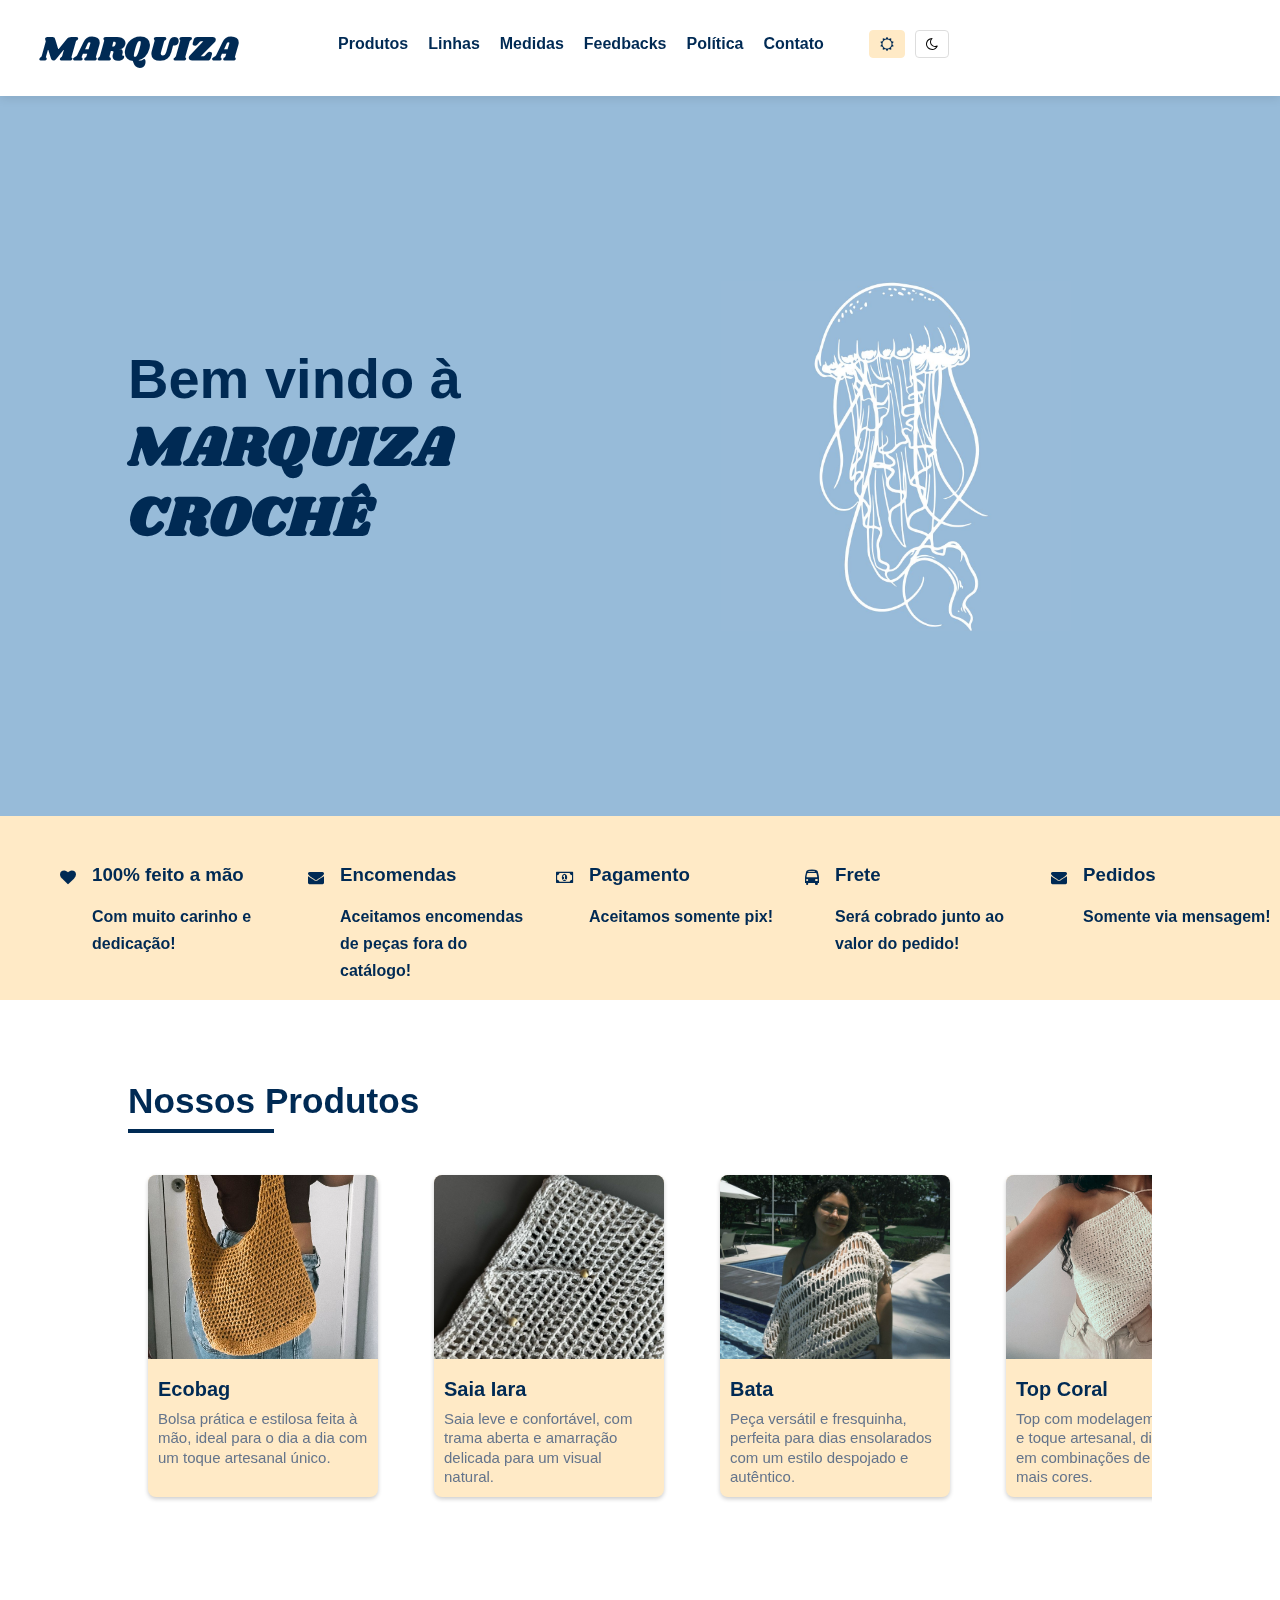
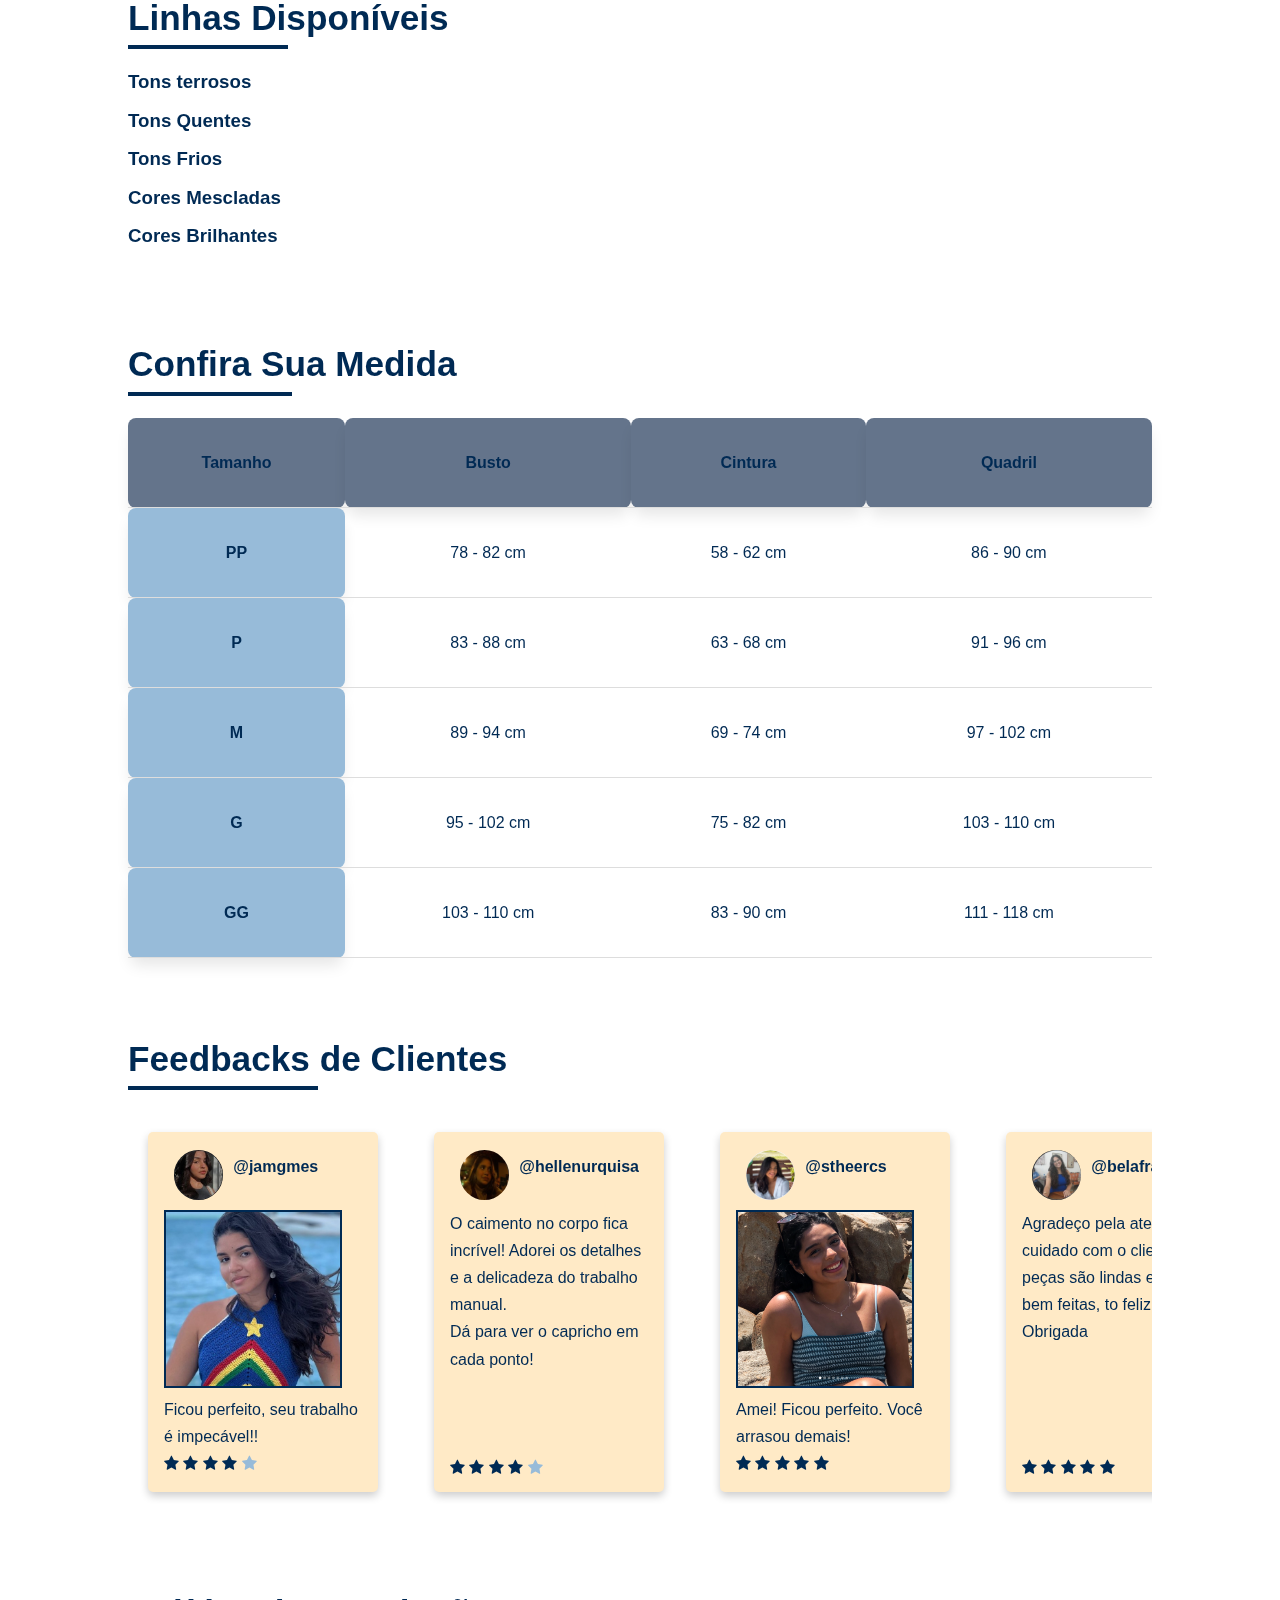
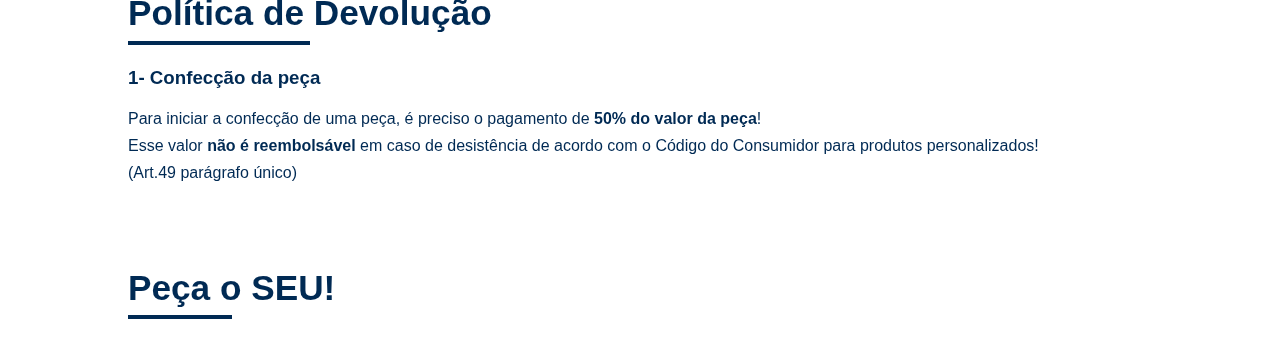
<file: index.html>
<!DOCTYPE html>
<html lang="en">

<head>
    <meta charset="UTF-8">
    <meta name="viewport" content="width=device-width, initial-scale=1.0">
    <title>Marquiza Crochê</title>
    <link rel="stylesheet" href="style.css">
    <link rel="stylesheet" href="https://fonts.googleapis.com/css?family=Shrikhand">
    <link rel="stylesheet" href="https://cdnjs.cloudflare.com/ajax/libs/font-awesome/4.7.0/css/font-awesome.min.css">
    <script src="script.js"></script>
</head>

<body>
    <header>
        <div class="topnav" id="navbar">
            <a href="#bem-vindo" class="logo">
                <h3>MARQUIZA</h3>
            </a>
            <a href="#produtos">Produtos</a>
            <a href="#linhas">Linhas</a>
            <a href="#medidas">Medidas</a>
            <a href="#feedbacks">Feedbacks</a>
            <a href="#politica">Política</a>
            <a href="#contato">Contato</a>
            <a href="javascript:void(0);" class="icon" onclick="myFunction()">
                <i class="fa fa-bars"></i>
            </a>
            <a href="">
                <div class="mode-selector">
                    <button id="light-mode" class="mode-btn active"><i class="fa fa-sun-o"></i></button>
                    <button id="dark-mode" class="mode-btn"><i class="fa fa-moon-o"></i></button>
                </div>
            </a>
        </div>
    </header>

    <main>
        <section id="bem-vindo" class="bem-vindo">
            <div class="conteudo">
                <h1 data-translate="conteudo-title-1">Bem vindo à <span class="highlight">MARQUIZA CROCHÊ</span></h1>
            </div>
            <div class="conteudo-image">
                <img src="img/logo/aguaviva.jpg" alt="Agua-viva" id="aguaviva-img">
            </div>
        </section>
        <section class="bem-vindo banners">
            <div class="wrapper">
                <div class="inner">
                    <div class="icons">
                        <i class="fa fa-heart"></i>
                    </div>
                    <div class="informations">
                        <h3>100% feito a mão</h3>
                        <p>Com muito carinho e dedicação!</p>
                    </div>
                    <div class="icons">
                        <i class="fa fa-envelope"></i>
                    </div>
                    <div class="informations">
                        <h3>Encomendas</h3>
                        <p>Aceitamos encomendas de peças fora do catálogo!</p>
                    </div>
                    <div class="icons">
                        <i class="fa fa-money"></i>
                    </div>
                    <div class="informations">
                        <h3>Pagamento</h3>
                        <p>Aceitamos somente pix!</p>
                    </div>
                    <div class="icons">
                        <i class="fa fa-bus"></i>
                    </div>
                    <div class="informations">
                        <h3>Frete</h3>
                        <p>Será cobrado junto ao valor do pedido!</p>
                    </div>
                    <div class="icons">
                        <i class="fa fa-envelope"></i>
                    </div>
                    <div class="informations">
                        <h3>Pedidos</h3>
                        <p>Somente via mensagem!</p>
                    </div>
                </div>
            </div>
        </section>
        <section id="produtos" class="produtos">
            <h2 data-translate="produtos-title">Nossos Produtos</h2>
            <div class="products">
                <div class="wrapper">
                    <div class="inner">
                        <div class="card">
                            <img src="img/produtos/ecobag.jpeg" alt="">
                            <div class="card-content">
                                <h3> Ecobag</h3>
                                <p>Bolsa prática e estilosa feita à mão, ideal para o dia a dia com um toque artesanal
                                    único.</p>
                            </div>
                        </div>
                        <div class="card">
                            <img src="img/produtos/saiaIara.jpeg" alt="">
                            <div class="card-content">
                                <h3> Saia Iara</h3>
                                <p>Saia leve e confortável, com trama aberta e amarração delicada para um visual
                                    natural.</p>
                            </div>
                        </div>
                        <div class="card">
                            <img src="img/produtos/sobretudo.jpeg" alt="">
                            <div class="card-content">
                                <h3> Bata</h3>
                                <p>Peça versátil e fresquinha, perfeita para dias ensolarados com um estilo despojado e
                                    autêntico.</p>
                            </div>
                        </div>
                        <div class="card">
                            <img src="img/produtos/topcoral.jpeg" alt="">
                            <div class="card-content">
                                <h3>Top Coral</h3>
                                <p>Top com modelagem moderna e toque artesanal, disponível em combinações de uma ou mais
                                    cores.</p>
                            </div>
                        </div>
                        <div class="card">
                            <img src="img/produtos/tubetopmare.jpeg" alt="">
                            <div class="card-content">
                                <h3>Tube Top Maré</h3>
                                <p>Top tomara que caia com caimento firme. Disponível em combinações de uma ou mais
                                    cores.</p>
                            </div>
                        </div>
                    </div>
                </div>
            </div>
        </section>
        <section id="linhas" class="linhas">
            <h2 data-translate="linhas-title">Linhas Disponíveis</h2>
            <h3>Tons terrosos</h3>

            <h3>Tons Quentes</h3>
            <h3>Tons Frios</h3>
            <h3>Cores Mescladas</h3>
            <h3>Cores Brilhantes</h3>
        </section>
        <section id="medidas" class="medidas">
            <h2 data-translate="medidas-title">Confira Sua Medida</h2>
            <table>
                <tr>
                    <th>Tamanho</th>
                    <th>Busto</th>
                    <th>Cintura</th>
                    <th>Quadril</th>
                </tr>
                <tr>
                    <td class="tamanhos"><strong>PP</strong></td>
                    <td>78 - 82 cm</td>
                    <td>58 - 62 cm</td>
                    <td>86 - 90 cm</td>
                </tr>
                <tr>
                    <td class="tamanhos"><strong>P</strong></td>
                    <td>83 - 88 cm</td>
                    <td>63 - 68 cm</td>
                    <td>91 - 96 cm</td>
                </tr>
                <tr>
                    <td class="tamanhos"><strong>M</strong></td>
                    <td>89 - 94 cm</td>
                    <td>69 - 74 cm</td>
                    <td>97 - 102 cm</td>
                </tr>
                <tr>
                    <td class="tamanhos"><strong>G</strong></td>
                    <td>95 - 102 cm</td>
                    <td>75 - 82 cm</td>
                    <td>103 - 110 cm</td>
                </tr>
                <tr>
                    <td class="tamanhos"><strong>GG</strong></td>
                    <td>103 - 110 cm</td>
                    <td>83 - 90 cm</td>
                    <td>111 - 118 cm</td>
                </tr>
            </table>
        </section>
        <section id="feedbacks" class="feedbacks">
            <h2 data-translate="feedbacks">Feedbacks de Clientes</h2>
            <div class="coments">
                <div class="wrapper">

                    <div class="inner">
                        <div class="card2">
                            <div class="row">
                                <img class="perfil" src="img/perfil/perfiljamile.jpeg" alt="">
                                <h4><b>@jamgmes</b></h4>
                            </div>
                            <img class="post" src="img/perfil/jamile.jpeg" alt="">
                            <p>Ficou perfeito, seu trabalho é impecável!! </p>
                            <span class="fa fa-star"></span>
                            <span class="fa fa-star"></span>
                            <span class="fa fa-star"></span>
                            <span class="fa fa-star"></span>
                            <span class="fa fa-star checked"></span>
                        </div>
                        <div class="card2">
                            <div class="row">
                                <img class="perfil" src="img/perfil/perfilmaria.jpeg" alt="">
                                <h4><b>@hellenurquisa</b></h4>
                            </div>
                            <p>O caimento no corpo fica incrível! Adorei os detalhes e a delicadeza do trabalho manual.
                                <br>Dá para ver o capricho em cada ponto!
                            </p>
                            <br><br><br>
                            <span class="fa fa-star "></span>
                            <span class="fa fa-star "></span>
                            <span class="fa fa-star "></span>
                            <span class="fa fa-star"></span>
                            <span class="fa fa-star checked"></span>
                        </div>
                        <div class="card2">
                            <div class="row">
                                <img class="perfil" src="img/perfil/perfilesther.png" alt="">
                                <h4><b>@stheercs</b></h4>
                            </div>
                            <img class="post" src="img/perfil/esther.png" alt="">
                            <p>Amei! Ficou perfeito. Você arrasou demais!</p>
                            <span class="fa fa-star"></span>
                            <span class="fa fa-star"></span>
                            <span class="fa fa-star"></span>
                            <span class="fa fa-star"></span>
                            <span class="fa fa-star"></span>
                        </div>
                        <div class="card2">
                            <div class="row">
                                <img class="perfil" src="img/perfil/perfilisabela.jpeg" alt="">
                                <h4><b>@belafrancaa</b></h4>
                            </div>
                            <p>Agradeço pela atenção e cuidado com o cliente! As peças são lindas e muito bem feitas, to
                                feliz
                                demais!! Obrigada</p>
                            <br><br><br><br>
                            <span class="fa fa-star"></span>
                            <span class="fa fa-star"></span>
                            <span class="fa fa-star"></span>
                            <span class="fa fa-star"></span>
                            <span class="fa fa-star"></span>
                        </div>
                        <div class="card2">
                            <div class="row">
                                <img class="perfil" src="img/perfil/perfildebora.jpg" alt="">
                                <h4><b>@dboraadrielle</b></h4>
                            </div>
                            <img class="post" src="img/perfil/debora.jpg" alt="">
                            <p>Caimento perfeito e a lavagem é super fácil!</p>
                            <span class="fa fa-star"></span>
                            <span class="fa fa-star"></span>
                            <span class="fa fa-star"></span>
                            <span class="fa fa-star"></span>
                            <span class="fa fa-star"></span>
                        </div>
                        <div class="card2">
                            <div class="row">
                                <img class="perfil" src="img/perfil/perfilbruna.jpeg" alt="">
                                <h4><b>@brunaeama<br>chado</b></h4>
                            </div>
                            <p>Comprar na Marquiza é uma experiência incrível.
                                As roupas são lindas, feitas com bastante qualidade e o atendimento é muito bom.
                                Recomendo
                                demais!</p>
                            <br><br><br>
                            <span class="fa fa-star"></span>
                            <span class="fa fa-star"></span>
                            <span class="fa fa-star"></span>
                            <span class="fa fa-star"></span>
                            <span class="fa fa-star checked"></span>
                        </div>
                    </div>
                </div>
            </div>
        </section>
        <section id="politica" class="politica">
            <h2 data-translate="politica">Política de Devolução</h2>
            <h3>1- Confecção da peça</h3>
            <p>Para iniciar a confecção de uma peça, é preciso o pagamento de <strong>50% do valor da peça</strong>!
                <br>
                Esse valor <strong>não é reembolsável</strong> em caso de desistência de acordo com o Código do
                Consumidor para produtos personalizados!
                <br>(Art.49 parágrafo único)
            </p>
        </section>
        <section id="contato" class="contato">
            <h2 data-translate="contato">Peça o SEU!</h2>
        </section>
    </main>
</body>

</html>
</file>
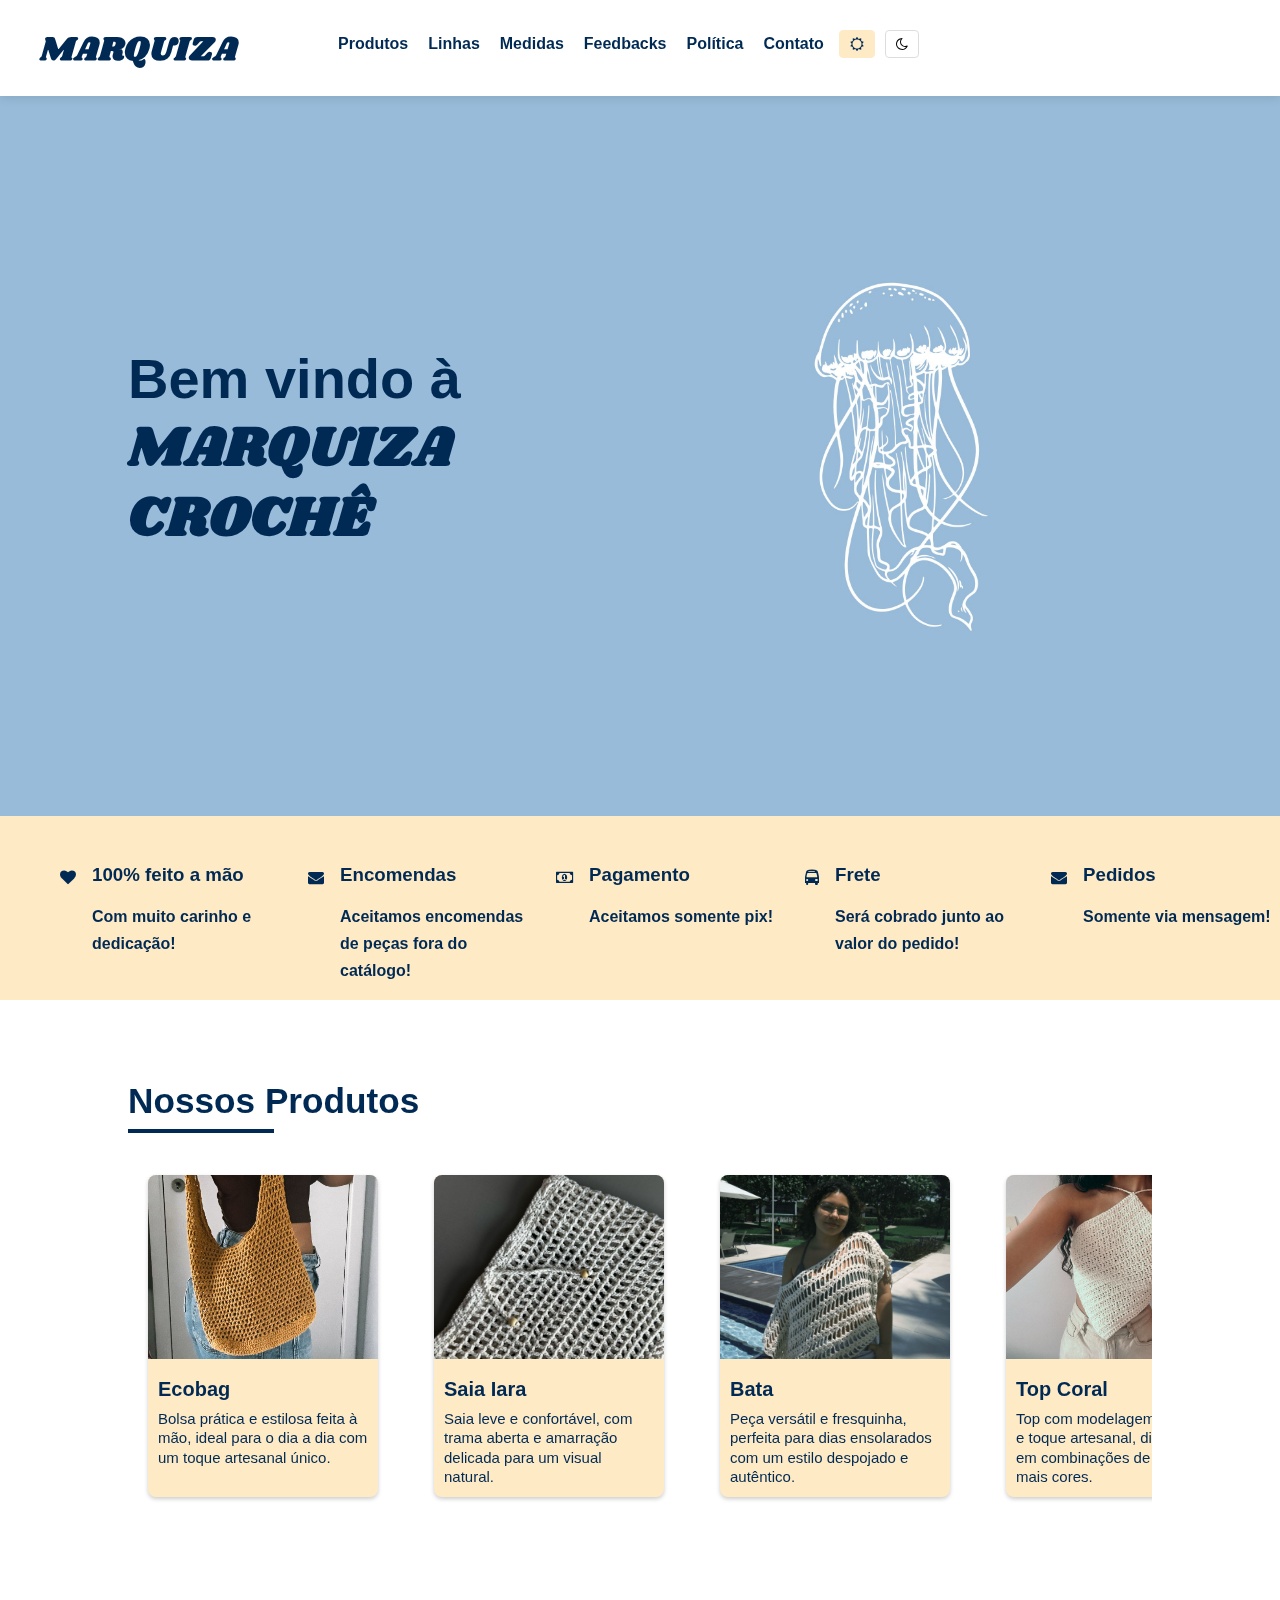
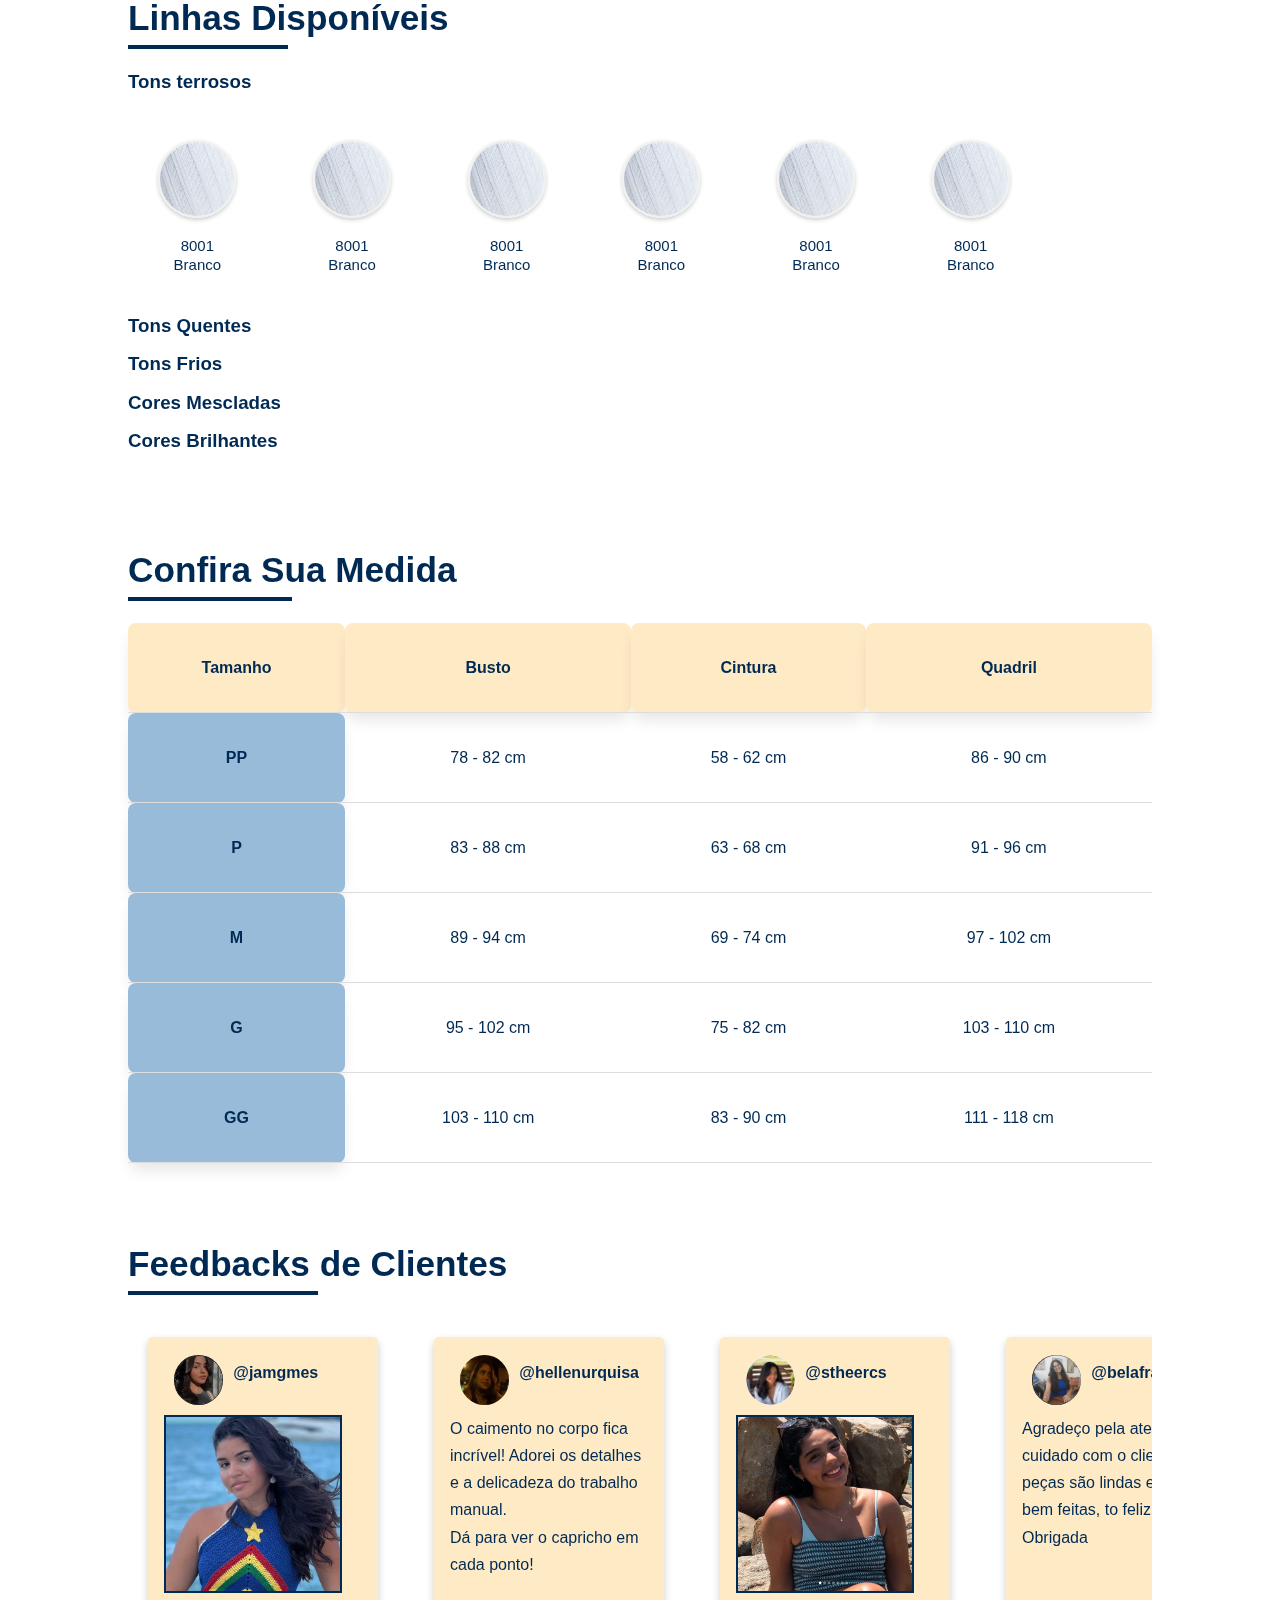
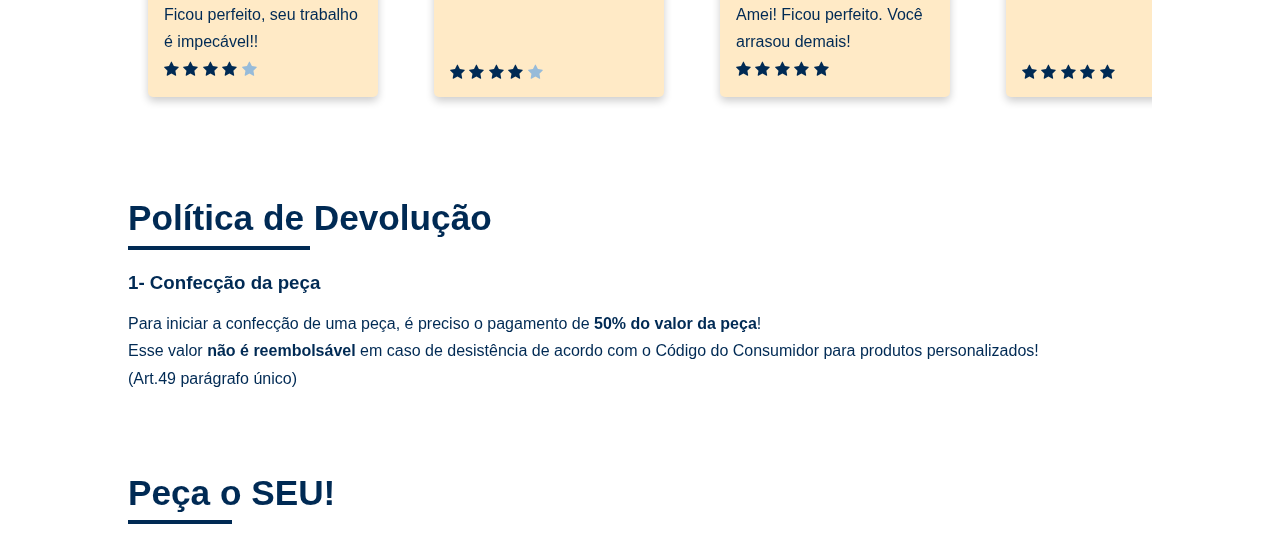
<file: marquizacroche-main/index.html>
<!DOCTYPE html>
<html lang="en">

<head>
    <meta charset="UTF-8">
    <meta name="viewport" content="width=device-width, initial-scale=1.0">
    <title>Marquiza Crochê</title>
    <link rel="stylesheet" href="style.css">
    <link rel="stylesheet" href="https://fonts.googleapis.com/css?family=Shrikhand">
    <link rel="stylesheet" href="https://cdnjs.cloudflare.com/ajax/libs/font-awesome/4.7.0/css/font-awesome.min.css">
</head>

<body>
    <header>
        <div class="topnav" id="navbar">
            <a href="#bem-vindo" class="logo">
                <h3>MARQUIZA</h3>
            </a>
            <a href="#produtos">Produtos</a>
            <a href="#linhas">Linhas</a>
            <a href="#medidas">Medidas</a>
            <a href="#feedbacks">Feedbacks</a>
            <a href="#politica">Política</a>
            <a href="#contato">Contato</a>
            <a href="javascript:void(0);" class="icon" onclick="myFunction()">
                <i class="fa fa-bars"></i>
            </a>
                <div class="mode-selector">
                    <button id="light-mode" type="button" class="mode-btn active"><i class="fa fa-sun-o"></i></button>
                    <button id="dark-mode" type="button" class="mode-btn"><i class="fa fa-moon-o"></i></button>
                </div>
        </div>
    </header>

    <main>
        <section id="bem-vindo" class="bem-vindo">
            <div class="conteudo">
                <h1 data-translate="conteudo-title-1">Bem vindo à <span class="highlight">MARQUIZA CROCHÊ</span></h1>
            </div>
            <div class="conteudo-image">
                <img src="img/logo/aguaviva.jpg" alt="Agua-viva" id="aguaviva-img">
            </div>
        </section>
        <section class="bem-vindo banners">
            <div class="wrapper">
                <div class="inner">
                    <div class="icons">
                        <i class="fa fa-heart"></i>
                    </div>
                    <div class="informations">
                        <h3>100% feito a mão</h3>
                        <p>Com muito carinho e dedicação!</p>
                    </div>
                    <div class="icons">
                        <i class="fa fa-envelope"></i>
                    </div>
                    <div class="informations">
                        <h3>Encomendas</h3>
                        <p>Aceitamos encomendas de peças fora do catálogo!</p>
                    </div>
                    <div class="icons">
                        <i class="fa fa-money"></i>
                    </div>
                    <div class="informations">
                        <h3>Pagamento</h3>
                        <p>Aceitamos somente pix!</p>
                    </div>
                    <div class="icons">
                        <i class="fa fa-bus"></i>
                    </div>
                    <div class="informations">
                        <h3>Frete</h3>
                        <p>Será cobrado junto ao valor do pedido!</p>
                    </div>
                    <div class="icons">
                        <i class="fa fa-envelope"></i>
                    </div>
                    <div class="informations">
                        <h3>Pedidos</h3>
                        <p>Somente via mensagem!</p>
                    </div>
                </div>
            </div>
        </section>
        <section id="produtos" class="produtos">
            <h2 data-translate="produtos-title">Nossos Produtos</h2>
            <div class="products">
                <div class="wrapper">
                    <div class="inner">
                        <div class="card">
                            <img src="img/produtos/ecobag.jpeg" alt="">
                            <div class="card-content">
                                <h3> Ecobag</h3>
                                <p>Bolsa prática e estilosa feita à mão, ideal para o dia a dia com um toque artesanal
                                    único.</p>
                            </div>
                        </div>
                        <div class="card">
                            <img src="img/produtos/saiaIara.jpeg" alt="">
                            <div class="card-content">
                                <h3> Saia Iara</h3>
                                <p>Saia leve e confortável, com trama aberta e amarração delicada para um visual
                                    natural.</p>
                            </div>
                        </div>
                        <div class="card">
                            <img src="img/produtos/sobretudo.jpeg" alt="">
                            <div class="card-content">
                                <h3> Bata</h3>
                                <p>Peça versátil e fresquinha, perfeita para dias ensolarados com um estilo despojado e
                                    autêntico.</p>
                            </div>
                        </div>
                        <div class="card">
                            <img src="img/produtos/topcoral.jpeg" alt="">
                            <div class="card-content">
                                <h3>Top Coral</h3>
                                <p>Top com modelagem moderna e toque artesanal, disponível em combinações de uma ou mais
                                    cores.</p>
                            </div>
                        </div>
                        <div class="card">
                            <img src="img/produtos/tubetopmare.jpeg" alt="">
                            <div class="card-content">
                                <h3>Tube Top Maré</h3>
                                <p>Top tomara que caia com caimento firme. Disponível em combinações de uma ou mais
                                    cores.</p>
                            </div>
                        </div>
                    </div>
                </div>
            </div>
        </section>
        <section id="linhas" class="linhas">
            <h2 data-translate="linhas-title">Linhas Disponíveis</h2>
            <h3>Tons terrosos</h3>
            <div class="products">
                <div class="wrapper">
                    <div class="inner">
                        <div class="card3">
                            <img class="linha" src="/img/linhas/branco.png" alt="Branco">
                            <div class="card-content">
                                <p>8001 Branco</p>
                            </div>
                        </div>
                        <div class="card3">
                            <img class="linha" src="/img/linhas/branco.png" alt="Branco">
                            <div class="card-content">
                                <p>8001 Branco</p>
                            </div>
                        </div>
                        <div class="card3">
                            <img class="linha" src="/img/linhas/branco.png" alt="Branco">
                            <div class="card-content">
                                <p>8001 Branco</p>
                            </div>
                        </div>
                        <div class="card3">
                            <img class="linha" src="/img/linhas/branco.png" alt="Branco">
                            <div class="card-content">
                                <p>8001 Branco</p>
                            </div>
                        </div>
                        <div class="card3">
                            <img class="linha" src="/img/linhas/branco.png" alt="Branco">
                            <div class="card-content">
                                <p>8001 Branco</p>
                            </div>
                        </div>
                        <div class="card3">
                            <img class="linha" src="/img/linhas/branco.png" alt="Branco">
                            <div class="card-content">
                                <p>8001 Branco</p>
                            </div>
                        </div>
                    </div>
                </div>
            </div>
            <h3>Tons Quentes</h3>
            <h3>Tons Frios</h3>
            <h3>Cores Mescladas</h3>
            <h3>Cores Brilhantes</h3>
        </section>
        <section id="medidas" class="medidas">
            <h2 data-translate="medidas-title">Confira Sua Medida</h2>
            <table>
                <tr>
                    <th>Tamanho</th>
                    <th>Busto</th>
                    <th>Cintura</th>
                    <th>Quadril</th>
                </tr>
                <tr>
                    <td class="tamanhos"><strong>PP</strong></td>
                    <td>78 - 82 cm</td>
                    <td>58 - 62 cm</td>
                    <td>86 - 90 cm</td>
                </tr>
                <tr>
                    <td class="tamanhos"><strong>P</strong></td>
                    <td>83 - 88 cm</td>
                    <td>63 - 68 cm</td>
                    <td>91 - 96 cm</td>
                </tr>
                <tr>
                    <td class="tamanhos"><strong>M</strong></td>
                    <td>89 - 94 cm</td>
                    <td>69 - 74 cm</td>
                    <td>97 - 102 cm</td>
                </tr>
                <tr>
                    <td class="tamanhos"><strong>G</strong></td>
                    <td>95 - 102 cm</td>
                    <td>75 - 82 cm</td>
                    <td>103 - 110 cm</td>
                </tr>
                <tr>
                    <td class="tamanhos"><strong>GG</strong></td>
                    <td>103 - 110 cm</td>
                    <td>83 - 90 cm</td>
                    <td>111 - 118 cm</td>
                </tr>
            </table>
        </section>
        <section id="feedbacks" class="feedbacks">
            <h2 data-translate="feedbacks">Feedbacks de Clientes</h2>
            <div class="coments">
                <div class="wrapper">

                    <div class="inner">
                        <div class="card2">
                            <div class="row">
                                <img class="perfil" src="img/perfil/perfiljamile.jpeg" alt="">
                                <h4><b>@jamgmes</b></h4>
                            </div>
                            <img class="post" src="img/perfil/jamile.jpeg" alt="">
                            <p>Ficou perfeito, seu trabalho é impecável!! </p>
                            <span class="fa fa-star"></span>
                            <span class="fa fa-star"></span>
                            <span class="fa fa-star"></span>
                            <span class="fa fa-star"></span>
                            <span class="fa fa-star checked"></span>
                        </div>
                        <div class="card2">
                            <div class="row">
                                <img class="perfil" src="img/perfil/perfilmaria.jpeg" alt="">
                                <h4><b>@hellenurquisa</b></h4>
                            </div>
                            <p>O caimento no corpo fica incrível! Adorei os detalhes e a delicadeza do trabalho manual.
                                <br>Dá para ver o capricho em cada ponto!
                            </p>
                            <br><br><br>
                            <span class="fa fa-star "></span>
                            <span class="fa fa-star "></span>
                            <span class="fa fa-star "></span>
                            <span class="fa fa-star"></span>
                            <span class="fa fa-star checked"></span>
                        </div>
                        <div class="card2">
                            <div class="row">
                                <img class="perfil" src="img/perfil/perfilesther.png" alt="">
                                <h4><b>@stheercs</b></h4>
                            </div>
                            <img class="post" src="img/perfil/esther.png" alt="">
                            <p>Amei! Ficou perfeito. Você arrasou demais!</p>
                            <span class="fa fa-star"></span>
                            <span class="fa fa-star"></span>
                            <span class="fa fa-star"></span>
                            <span class="fa fa-star"></span>
                            <span class="fa fa-star"></span>
                        </div>
                        <div class="card2">
                            <div class="row">
                                <img class="perfil" src="img/perfil/perfilisabela.jpeg" alt="">
                                <h4><b>@belafrancaa</b></h4>
                            </div>
                            <p>Agradeço pela atenção e cuidado com o cliente! As peças são lindas e muito bem feitas, to
                                feliz
                                demais!! Obrigada</p>
                            <br><br><br><br>
                            <span class="fa fa-star"></span>
                            <span class="fa fa-star"></span>
                            <span class="fa fa-star"></span>
                            <span class="fa fa-star"></span>
                            <span class="fa fa-star"></span>
                        </div>
                        <div class="card2">
                            <div class="row">
                                <img class="perfil" src="img/perfil/perfildebora.jpg" alt="">
                                <h4><b>@dboraadrielle</b></h4>
                            </div>
                            <img class="post" src="img/perfil/debora.jpg" alt="">
                            <p>Caimento perfeito e a lavagem é super fácil!</p>
                            <span class="fa fa-star"></span>
                            <span class="fa fa-star"></span>
                            <span class="fa fa-star"></span>
                            <span class="fa fa-star"></span>
                            <span class="fa fa-star"></span>
                        </div>
                        <div class="card2">
                            <div class="row">
                                <img class="perfil" src="img/perfil/perfilbruna.jpeg" alt="">
                                <h4><b>@brunaeama<br>chado</b></h4>
                            </div>
                            <p>Comprar na Marquiza é uma experiência incrível.
                                As roupas são lindas, feitas com bastante qualidade e o atendimento é muito bom.
                                Recomendo
                                demais!</p>
                            <br><br><br>
                            <span class="fa fa-star"></span>
                            <span class="fa fa-star"></span>
                            <span class="fa fa-star"></span>
                            <span class="fa fa-star"></span>
                            <span class="fa fa-star checked"></span>
                        </div>
                    </div>
                </div>
            </div>
        </section>
        <section id="politica" class="politica">
            <h2 data-translate="politica">Política de Devolução</h2>
            <h3>1- Confecção da peça</h3>
            <p>Para iniciar a confecção de uma peça, é preciso o pagamento de <strong>50% do valor da peça</strong>!
                <br>
                Esse valor <strong>não é reembolsável</strong> em caso de desistência de acordo com o Código do
                Consumidor para produtos personalizados!
                <br>(Art.49 parágrafo único)
            </p>
        </section>
        <section id="contato" class="contato">
            <h2 data-translate="contato">Peça o SEU!</h2>
        </section>
    </main>
    <script src="script.js"></script>
</body>

</html>
</file>
<file: style.css>
* {
    margin: 0;
    padding: 0;
    box-sizing: border-box;
    scroll-behavior: smooth;
}

:root {
    --primary-color: #002a54;
    --secondary-color: #97bbd9;
    --accent-color: #FFAB5B;
    --light-color: #ffeac6;
    --gray-color: #64748b;
    --border-radius: 8px;
    --box-shadow: 0 10px 15px -3px rgba(0, 0, 0, 0.1);
    --transition: all 0.3s ease;
}

body {
    font-family: 'Inter', 'Segoe UI', sans-serif;
    line-height: 1.7;
    color: var(--primary-color);
    background-color: white;
    max-width: 100%;
    overflow-x: hidden;
}

header {
    display: flex;
    align-items: center;
    padding: 30px 0px 10px 30px;
    background-color: rgba(255, 255, 255, 0.9);
    box-shadow: 0 2px 10px rgba(0, 0, 0, 0.1);
    position: sticky;
    top: 0;
    z-index: 100;
}

h1,
h2,
h3,
h4 {
    line-height: 1.2;
    margin-bottom: 1rem;
}

h1 {
    font-size: 3.5rem;
}

h2 {
    font-size: 2.2rem;
    color: var(--primary-color);
    position: relative;
    display: inline-block;
    margin-bottom: 2rem;
}

h2::after {
    content: '';
    position: absolute;
    width: 50%;
    height: 4px;
    bottom: -10px;
    left: 0;
    background-color: var(--primary-color);
}

section {
    padding: 5rem 10% 0 10%;
}

.highlight {
    color: var(--primary-color);
    font-family: "Shrikhand", serif;
}

a {
    text-decoration: none;
    color: var(--primary-color);
}

/*NAVBAR*/

.topnav .logo {
    font-size: 1.8rem;
    margin: 0;
    color: var(--primary-color);
    font-family: "Shrikhand", serif;
    margin: 0px 80px 0px 0px;
    overflow: hidden;
}

.topnav a {
    display: block;
    float: left;
    text-align: center;
    text-decoration: none;
    font-weight: 600;
    position: relative;
    padding: 0px 10px 0px;
}

.topnav a::after {
    content: '';
    position: absolute;
    width: 0;
    height: 2px;
    bottom: -5px;
    left: 0;
    background-color: var(--primary-color);
    transition: var(--transition);
}

.topnav a:hover::after {
    width: 100%;
}

.topnav .icon {
    display: none;
    overflow: hidden;
}

/*Bem-vindo section*/
.bem-vindo {
    display: flex;
    justify-content: space-between;
    align-items: center;
    min-height: 80vh;
    padding: 0 10%;
    background-color: var(--secondary-color);
}

.conteudo {
    flex: 1;
    max-width: 600px;
}

.conteudo h1 {
    margin-bottom: 1rem;
}

.conteudo h2 {
    font-size: 1.8rem;
    margin-bottom: 1.5rem;
}

.conteudo h2::after {
    display: none;
}

.conteudo-image {
    flex: 1;
    display: flex;
    justify-content: center;
    align-items: center;
}

.conteudo-image img {
    width: 350px;
    height: 350px;
}

/*Banner section*/
.banners{
    background-color: var(--light-color);
    min-height: 20vh;
    overflow-x: scroll;
    padding: 60px;
    padding-top: 3rem;
    padding-bottom: 1rem;
    align-items: start;
}

.informations{
    text-align: left;
    font-weight: 600;
    width: 200px;
}

/*Card Produtos*/
.products {
    display: flex;
    flex-direction: column;
    height: 100%;
    justify-content: center;
    overflow-x: scroll;
}

::-webkit-scrollbar{
    width: 10px;
}

::-webkit-scrollbar-thumb{
    border-radius: 20px;
    background: var(--light-color);
}

.wrapper {
    display: flex;
    grid-gap: 1em;
    width: 57rem;
}

.wrapper>.inner {
    display: flex;
    grid-gap: 1em;
    transition: all 1s ease-in-out;
}

.card {
    width: 230px;
    background-color: var(--light-color);
    border-radius: 8px;
    overflow: hidden;
    box-shadow: 0px 2px 4px rgba(0, 0, 0, 0.2);
    transition: 0.3s;
    margin: 20px;
}

.card:hover {
    box-shadow: 0 8px 16px 0 rgba(0, 0, 0, 0.2);
}

.card img {
    width: 100%;
    height: auto;
}

.card-content {
    padding: 10px;
}

.card-content h3 {
    font-size: 20px;
    margin-bottom: 8px;
}

.card-content p {
    color: var(--gray-color);
    font-size: 15px;
    line-height: 1.3;
}

/*Table Medidas*/
table {
    padding: 20px;
    width: 100%;
    border-collapse: collapse;
}

tr {
    height: 90px;
    text-align: center;
}

tr:hover {
    background-color: var(--light-color);
    box-shadow: var(--box-shadow);
}

th {
    background-color: var(--gray-color);
    border-radius: var(--border-radius);
    box-shadow: var(--box-shadow);
}

th,
td {
    border-bottom: 1px solid #ddd;
}

.tamanhos {
    background-color: var(--secondary-color);
    border-radius: var(--border-radius);
    box-shadow: var(--box-shadow);
}

/*Card Feedbacks*/
.coments {
    display: flex;
    flex-direction: column;
    height: 100%;
    justify-content: center;
    overflow-x: scroll;
}

.card2 {
    box-shadow: 0 4px 8px 0 rgba(0, 0, 0, 0.2);
    transition: 0.3s;
    border-radius: 5px;
    width: 230px;
    height: 360px;
    background-color: var(--light-color);
    padding: 8px 16px;
    margin: 20px;
}

.card2:hover {
    box-shadow: 0 8px 16px 0 rgba(0, 0, 0, 0.2);
}

.perfil {
    width: 35%;
    border-radius: 50%;
    padding: 10px;
}

.row {
    display: flex;
    flex-direction: row;
    align-items: center;
}

.post {
    width: 90%;
    height: auto;
    border: 2px solid var(--primary-color);
}

.checked {
    color: var(--secondary-color);
}

.mode-selector {
    display: flex;
    align-items: center;
    margin-left: 20px;
}

.mode-btn {
    background: none;
    border: 1px solid #ddd;
    border-radius: 4px;
    padding: 5px 10px;
    margin: 0 5px;
    cursor: pointer;
    font-size: 14px;
    transition: all 0.3s ease;
}

.mode-btn:hover {
    background-color: #f0f0f0;
}

.mode-btn.active {
    background-color: var(--light-color);
    color: var(--primary-color);
    border-color: var(--light-color);
}

@media screen and (max-width: 700px) {
    .topnav a:not(:first-child) {
        display: none;
    }

    .topnav a.icon {
        float: right;
        display: block;
    }

    .topnav.responsive {
        position: relative;
    }

    .topnav.responsive a.icon {
        position: absolute;
        right: 0;
        top: 0;
    }

    .topnav.responsive a {
        float: none;
        display: block;
        text-align: left;
    }

    h1 {
        font-size: 2.5rem;
    }

    h2 {
        font-size: 1.8rem;
    }

    .bem-vindo {
        flex-direction: column;
        text-align: center;
        gap: 2rem;
        padding-top: 2rem;
    }

    .conteudo {
        order: 2;
    }

    .conteudo-image {
        order: 1;
    }

    .mode-selector {
        margin: 10px auto;
        order: 3;
        width: 100%;
        justify-content: center;
    }
}
</file>
<file: marquizacroche-main/style.css>
* {
    margin: 0;
    padding: 0;
    box-sizing: border-box;
    scroll-behavior: smooth;
}

:root {
    --primary-color: #002a54;
    --secondary-color: #97bbd9;
    --accent-color:#194c80;
    --light-color: #ffeac6;
    --main-white: #f0f0f0;
    --white-color: 255, 255, 255;
    --dark-color: 0, 42, 84;
    --border-radius: 8px;
    --box-shadow: 0 10px 15px -3px rgba(0, 0, 0, 0.1);
    --transition: all 0.3s ease;
}

body {
    font-family: 'Inter', 'Segoe UI', sans-serif;
    line-height: 1.7;
    color: var(--primary-color);
    background-color: white;
    max-width: 100%;
    overflow-x: hidden;
}

header {
    display: flex;
    align-items: center;
    padding: 30px 0px 10px 30px;
    background-color: rgba(var(--white-color), 0.9);;
    box-shadow: 0 2px 10px rgba(0, 0, 0, 0.1);
    position: sticky;
    top: 0;
    z-index: 100;
}

h1,
h2,
h3,
h4 {
    line-height: 1.2;
    margin-bottom: 1rem;
}

h1 {
    font-size: 3.5rem;
}

h2 {
    font-size: 2.2rem;
    position: relative;
    display: inline-block;
    margin-bottom: 2rem;
}

h2::after {
    content: '';
    position: absolute;
    width: 50%;
    height: 4px;
    bottom: -10px;
    left: 0;
    background-color: var(--primary-color);
}

section {
    padding: 5rem 10% 0 10%;
}

.highlight {
    font-family: "Shrikhand", serif;
}

a {
    text-decoration: none;
    color: var(--primary-color);
}

/*NAVBAR*/

.topnav .logo {
    font-size: 1.8rem;
    margin: 0;
    font-family: "Shrikhand", serif;
    margin: 0px 80px 0px 0px;
    overflow: hidden;
}

.topnav a {
    display: block;
    float: left;
    text-align: center;
    text-decoration: none;
    font-weight: 600;
    position: relative;
    padding: 0px 10px 0px;
}

.topnav a::after {
    content: '';
    position: absolute;
    width: 0;
    height: 2px;
    bottom: -5px;
    left: 0;
    background-color: var(--primary-color);
    transition: var(--transition);
}

.topnav a:hover::after {
    width: 100%;
}

.topnav .icon {
    display: none;
    overflow: hidden;
}

/*Dark and Light Mode*/
body.dark-mode{
    background-color: var(--primary-color);
    color: var(--main-white);
}
header.dark-mode{
    background-color: rgba(var(--dark-color), 0.9);;
    color: var(--main-white);
}
h2.dark-mode{
    color: var(--main-white);
}
.banners.dark-mode{
    background-color: var(--accent-color);
}
.card.dark-mode{
    background-color: var(--secondary-color);
}
.card2.dark-mode{
    background-color: var(--secondary-color);
}
.topnav a.dark-mode{
    color: var(--main-white);
}
th.dark-mode{
    background-color: var(--secondary-color);
}
::-webkit-scrollbar-thumb.dark-mode{
    background-color: var(--secondary-color);
}
/*Bem-vindo section*/
.bem-vindo {
    display: flex;
    justify-content: space-between;
    align-items: center;
    min-height: 80vh;
    padding: 0 10%;
    background-color: var(--secondary-color);
}

.conteudo {
    flex: 1;
    max-width: 600px;
}

.conteudo h1 {
    margin-bottom: 1rem;
}

.conteudo h2 {
    font-size: 1.8rem;
    margin-bottom: 1.5rem;
}

.conteudo h2::after {
    display: none;
}

.conteudo-image {
    flex: 1;
    display: flex;
    justify-content: center;
    align-items: center;
}

.conteudo-image img {
    width: 350px;
    height: 350px;
}

/*Banner section*/
.banners {
    background-color: var(--light-color);
    min-height: 20vh;
    overflow-x: scroll;
    padding: 60px;
    padding-top: 3rem;
    padding-bottom: 1rem;
    align-items: start;
}

.informations {
    text-align: left;
    font-weight: 600;
    width: 200px;
}

/*Card Produtos*/
.products {
    display: flex;
    flex-direction: column;
    height: 100%;
    justify-content: center;
    overflow-x: scroll;
}
/*Scroll bar*/
::-webkit-scrollbar {
    width: 10px;
}

::-webkit-scrollbar-thumb {
    border-radius: 20px;
    background: var(--light-color);
}

.wrapper {
    display: flex;
    grid-gap: 1em;
    width: 57rem;
}

.wrapper>.inner {
    display: flex;
    grid-gap: 1em;
    transition: all 1s ease-in-out;
}

.card {
    width: 230px;
    background-color: var(--light-color);
    border-radius: 8px;
    overflow: hidden;
    box-shadow: 0px 2px 4px rgba(0, 0, 0, 0.2);
    transition: 0.3s;
    margin: 20px;
}

.card:hover {
    box-shadow: 0 8px 16px 0 rgba(0, 0, 0, 0.2);
}

.card img {
    width: 100%;
    height: auto;
}

.card-content {
    padding: 10px;
}

.card-content h3 {
    font-size: 20px;
    margin-bottom: 8px;
}

.card-content p {
    color: var(--gray-color);
    font-size: 15px;
    line-height: 1.3;
}

/*Linhas Cards*/
.linha {
    border-radius: 50%;
    border-color: #f0f0f0;
    border: 2px solid #f0f0f0;
    box-shadow: 0px 2px 4px rgba(0, 0, 0, 0.2);
    transition: 0.3s;
    width: 99%;
}

.card3 {
    text-align: center;
    margin: 10px;
    padding: 20px;
    overflow: hidden;
}
 
/*Table Medidas*/
table {
    padding: 20px;
    width: 100%;
    border-collapse: collapse;
}

tr {
    height: 90px;
    text-align: center;
}

tr:hover {
    background-color: var(--light-color);
    box-shadow: var(--box-shadow);
}

th {
    background-color: var(--light-color);
    border-radius: var(--border-radius);
    box-shadow: var(--box-shadow);
}

th,
td {
    border-bottom: 1px solid #ddd;
}

.tamanhos {
    background-color: var(--secondary-color);
    border-radius: var(--border-radius);
    box-shadow: var(--box-shadow);
}

/*Card Feedbacks*/
.coments {
    display: flex;
    flex-direction: column;
    height: 100%;
    justify-content: center;
    overflow-x: scroll;
}

.card2 {
    box-shadow: 0 4px 8px 0 rgba(0, 0, 0, 0.2);
    transition: 0.3s;
    border-radius: 5px;
    width: 230px;
    height: 360px;
    background-color: var(--light-color);
    padding: 8px 16px;
    margin: 20px;
}

.card2:hover {
    box-shadow: 0 8px 16px 0 rgba(0, 0, 0, 0.2);
}

.perfil {
    width: 35%;
    border-radius: 50%;
    padding: 10px;
}

.row {
    display: flex;
    flex-direction: row;
    align-items: center;
}

.post {
    width: 90%;
    height: auto;
    border: 2px solid var(--primary-color);
}

.checked {
    color: var(--secondary-color);
}

.mode-selector {
    display: flex;
    align-items: center;
    margin-left: 20px;
}

.mode-btn {
    background: none;
    border: 1px solid #ddd;
    border-radius: 4px;
    padding: 5px 10px;
    margin: 0 5px;
    cursor: pointer;
    font-size: 14px;
    transition: all 0.3s ease;
}

.mode-btn:hover {
    background-color: #f0f0f0;
}

.mode-btn.active {
    background-color: var(--light-color);
    color: var(--primary-color);
    border-color: var(--light-color);
}

@media screen and (max-width: 700px) {
    .topnav a:not(:first-child, :last-child) {
        display: none;
    }

    .topnav a.icon {
        display: block;
    }

    .topnav.responsive {
        position: relative;
    }

    .topnav.responsive a.icon {
        position: absolute;
        right: 0;
        top: 0;
    }

    .topnav .logo {
        margin:0px 24px 0px 0px;
    }
    .topnav.responsive a {
        float: none;
        display: block;
        text-align: left;
    }

    h1 {
        font-size: 2.5rem;
    }

    h2 {
        font-size: 1.8rem;
    }

    .bem-vindo {
        flex-direction: column;
        text-align: center;
        gap: 2rem;
        padding-top: 2rem;
    }

    .conteudo {
        order: 2;
    }

    .conteudo-image {
        order: 1;
    }

    .mode-selector {
        margin: 10px auto;
        order: 3;
        justify-content: center;
    }
}
</file>
